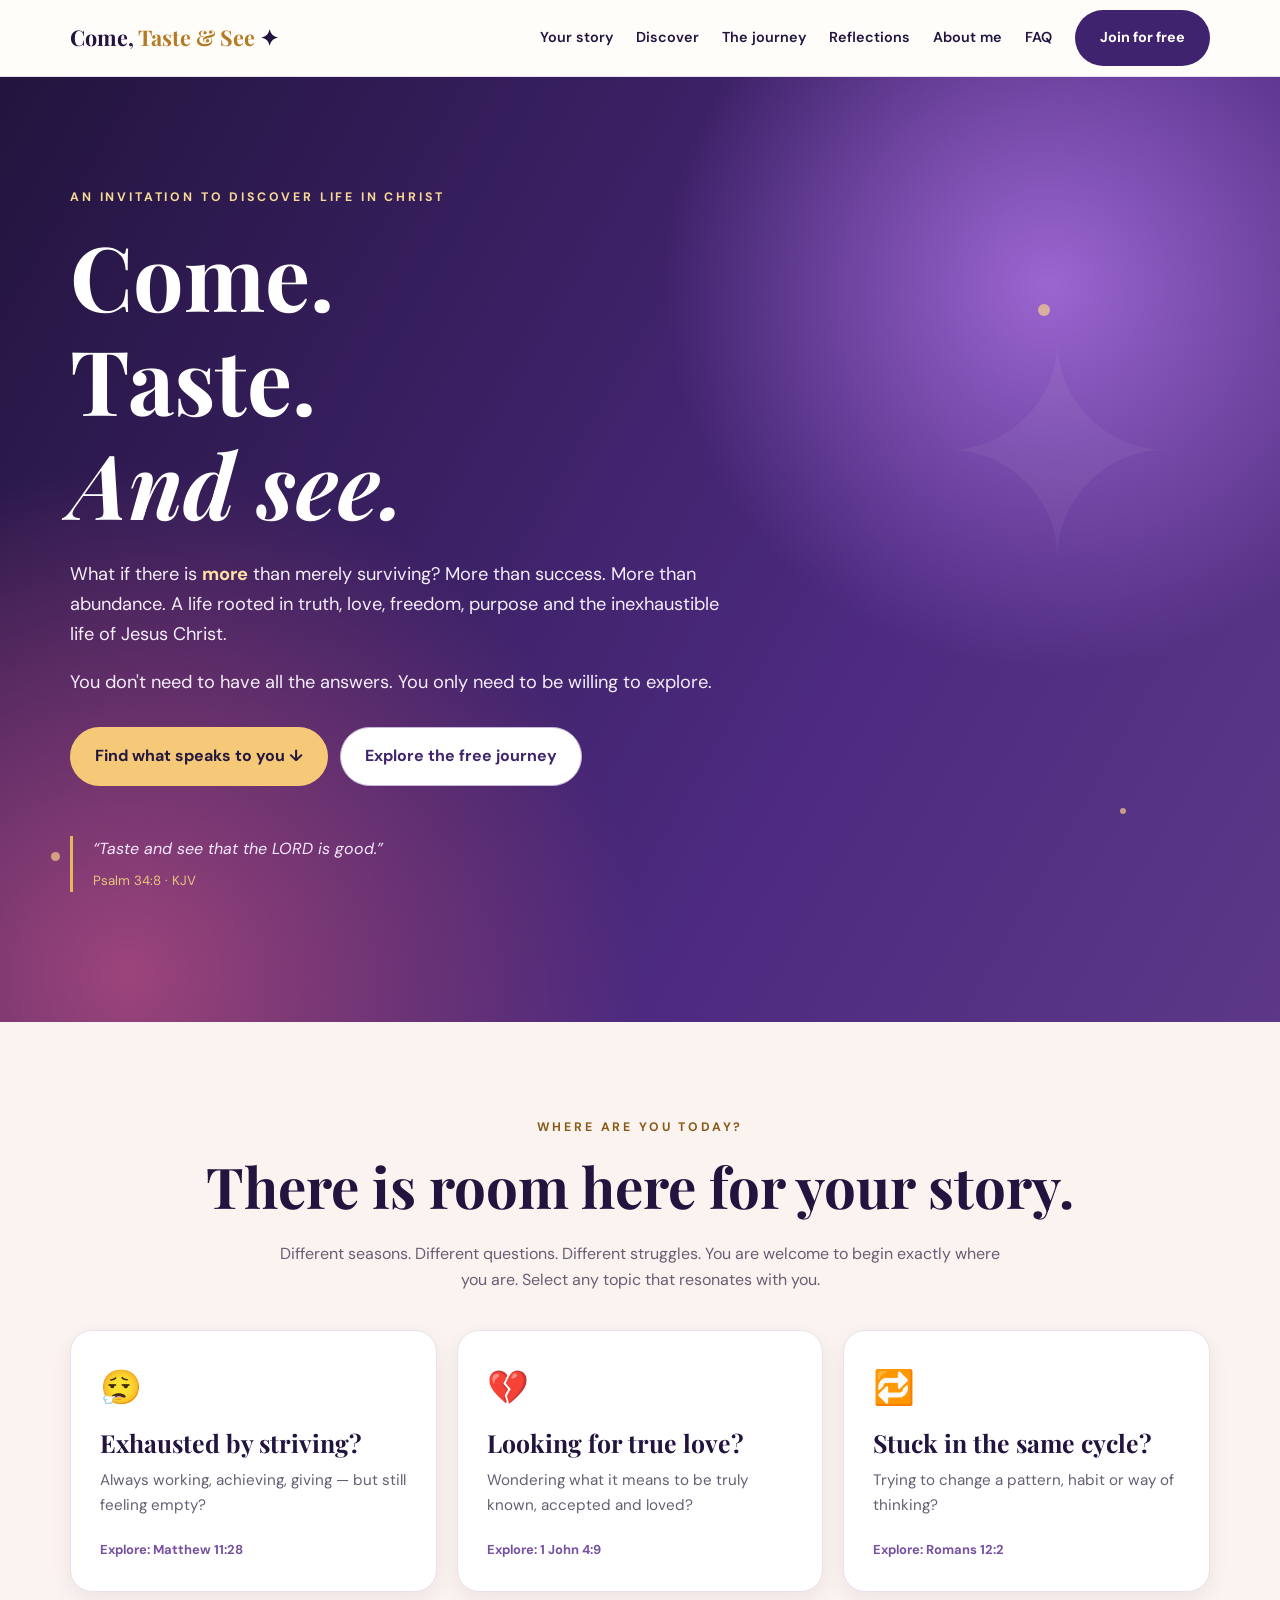
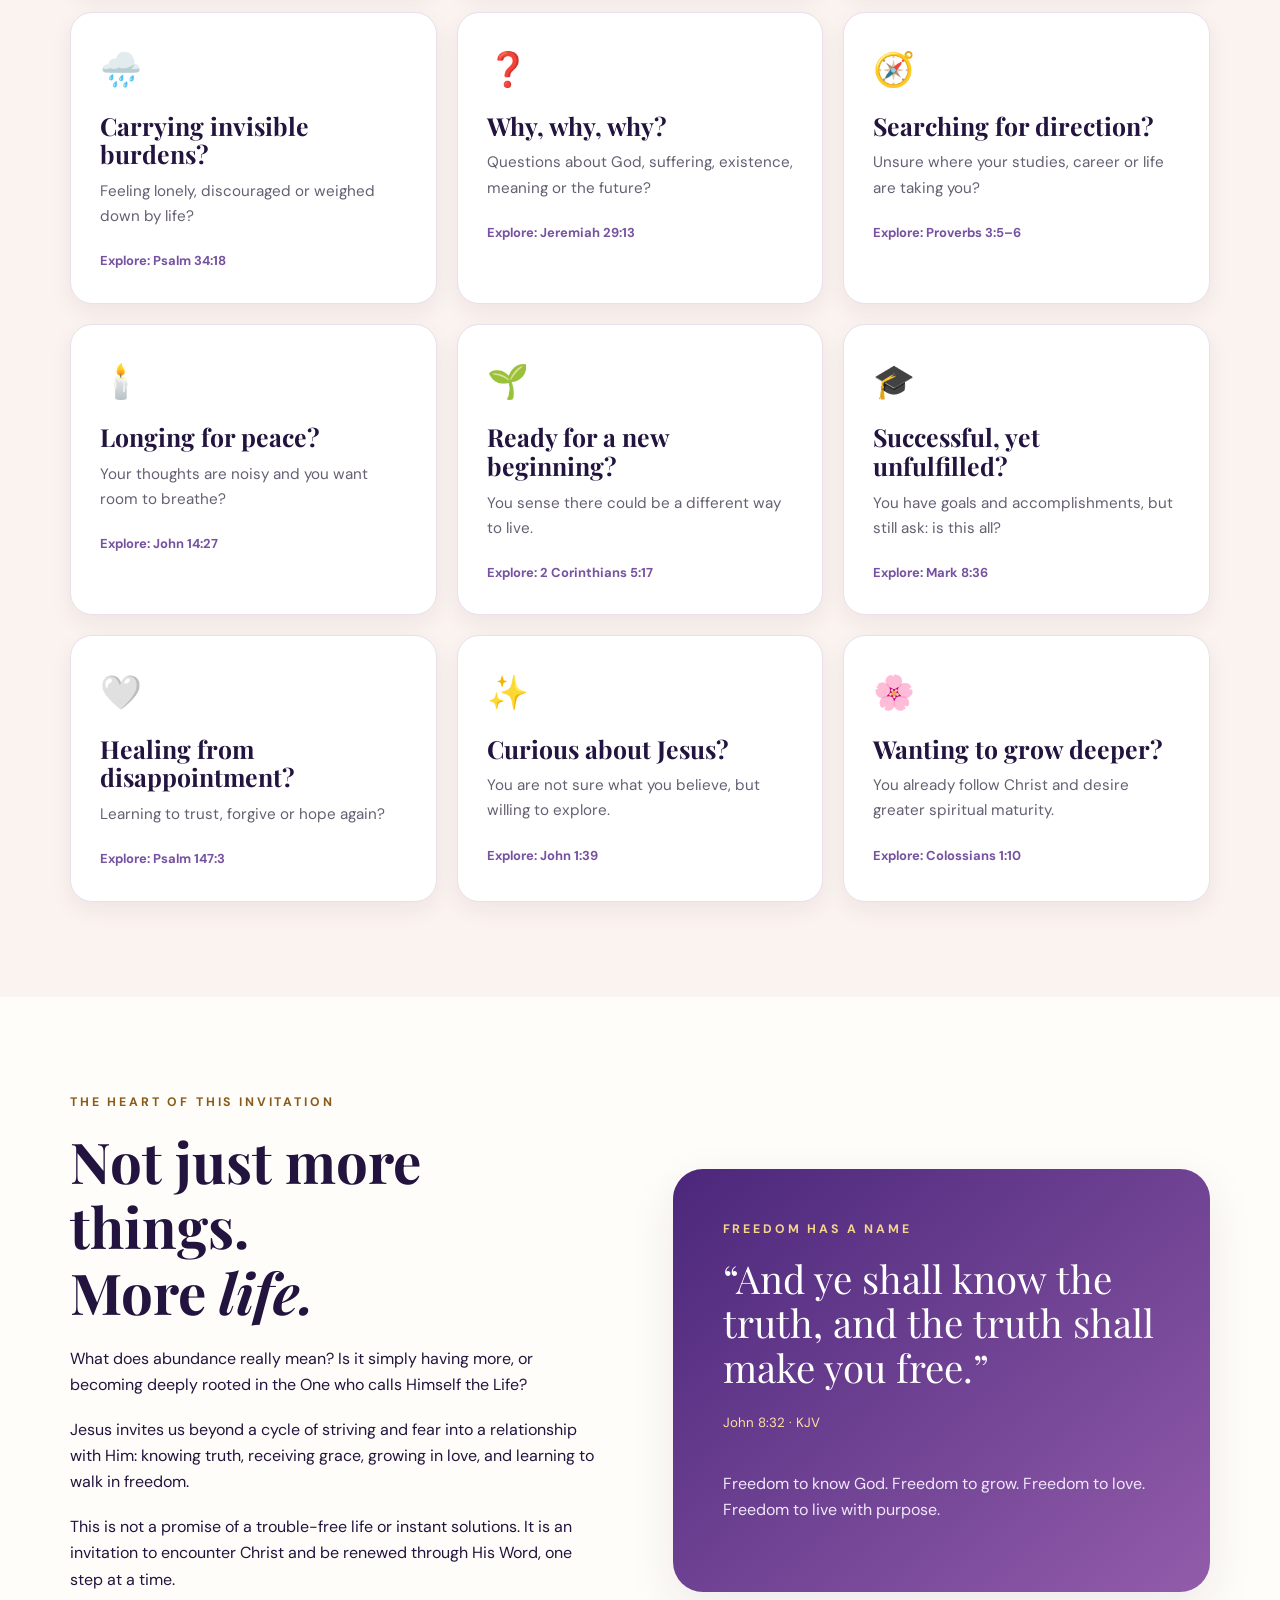
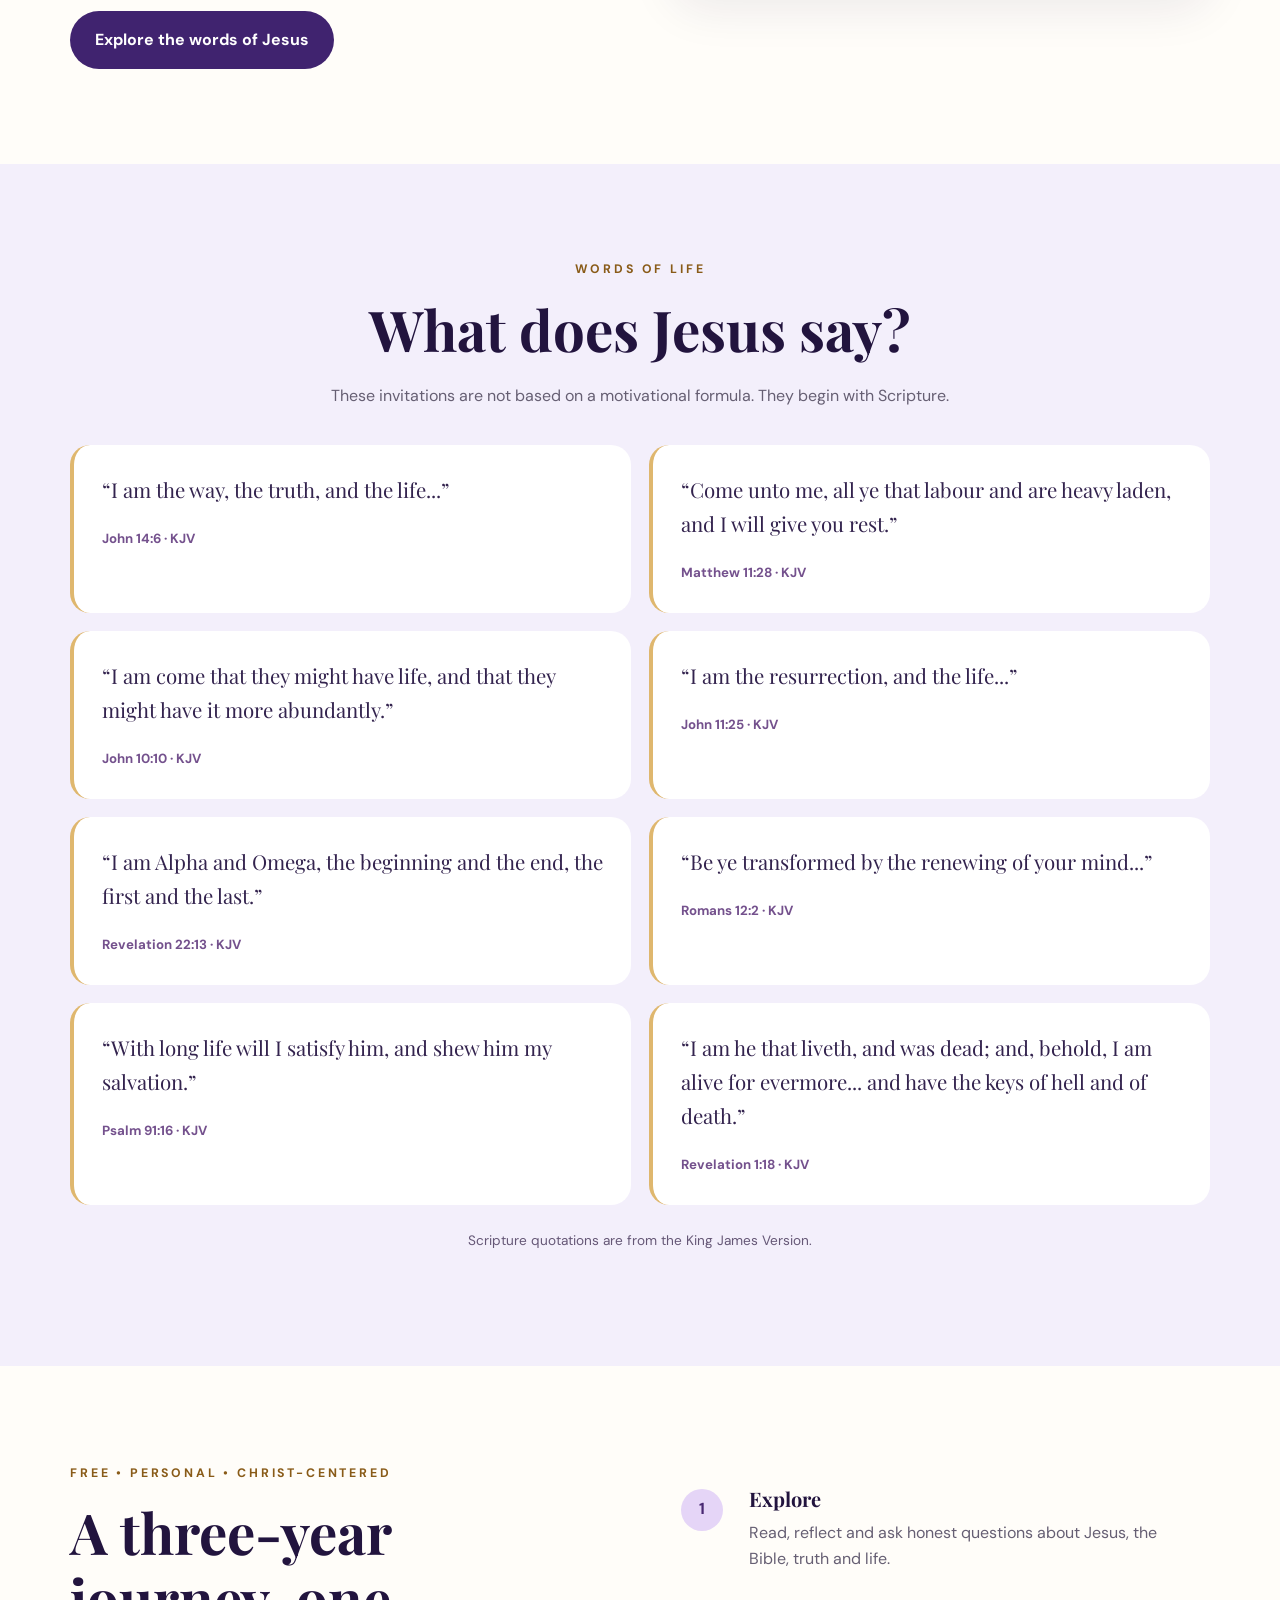
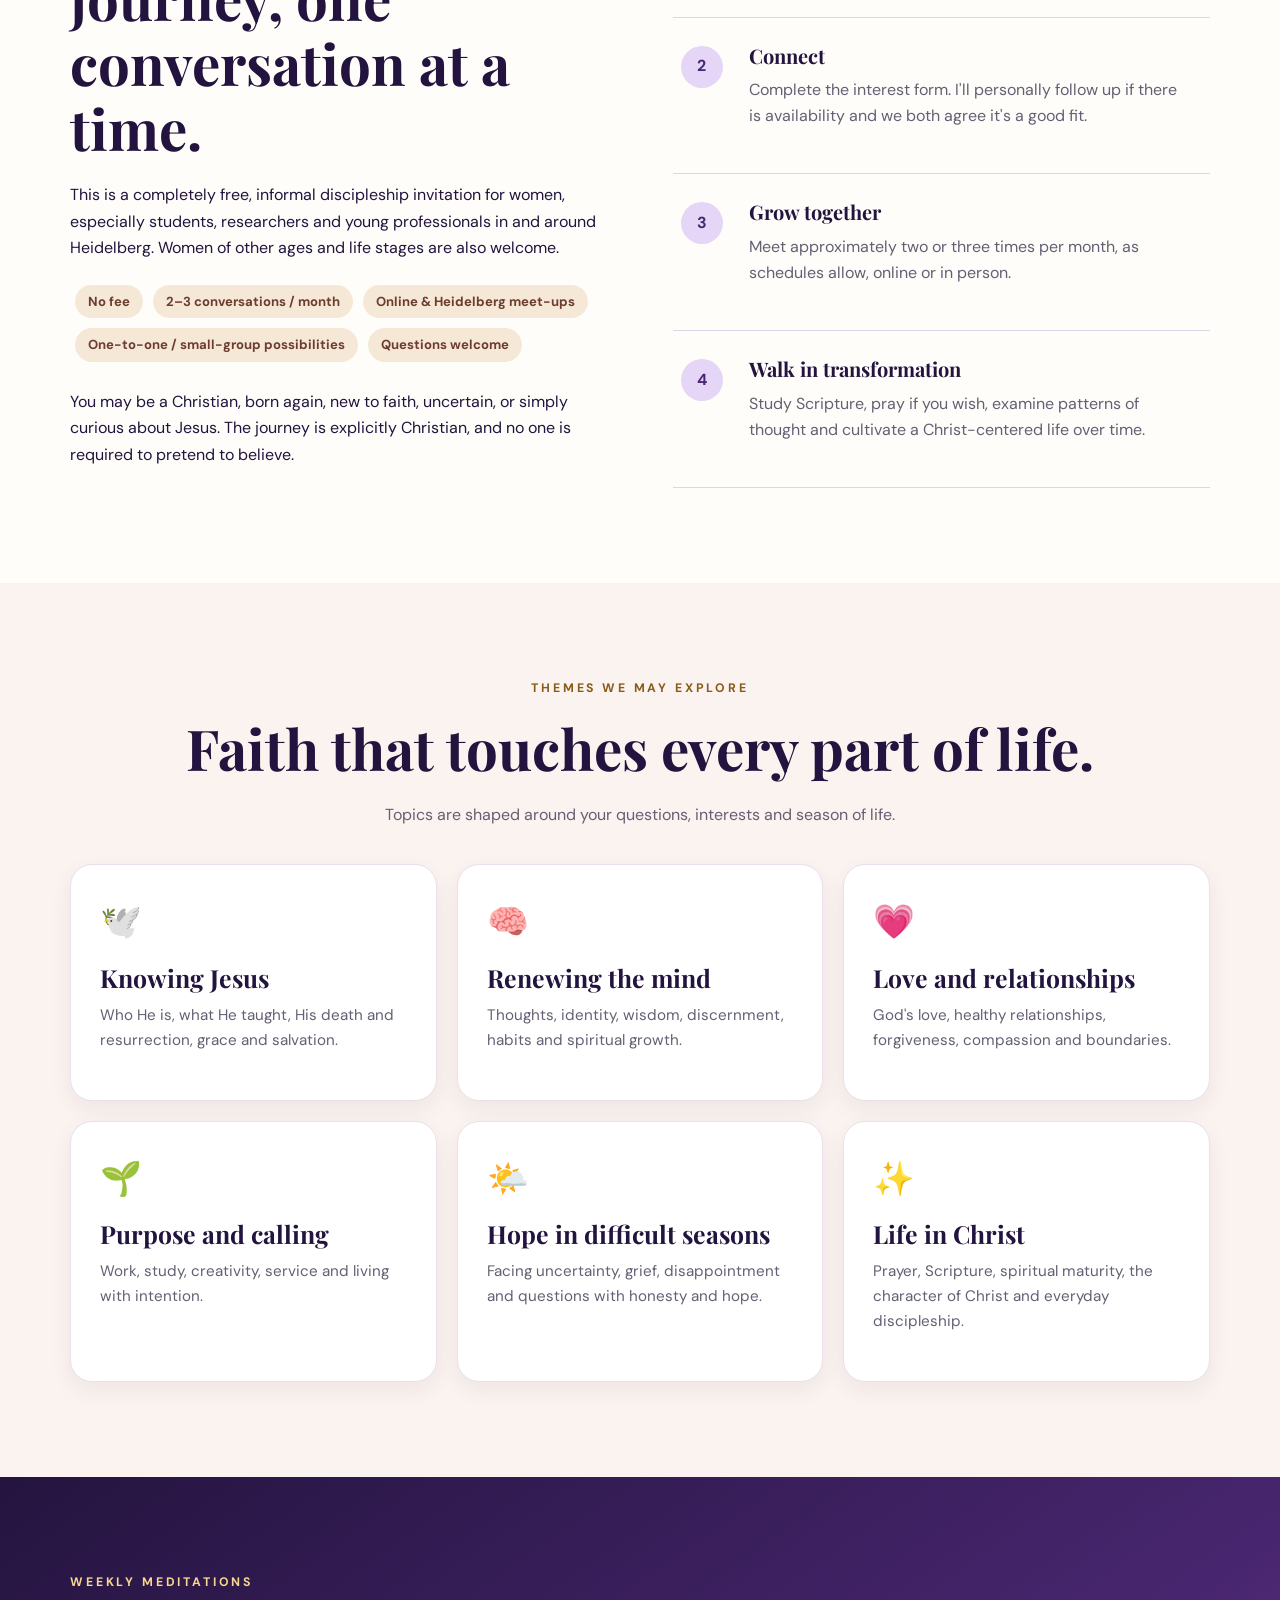
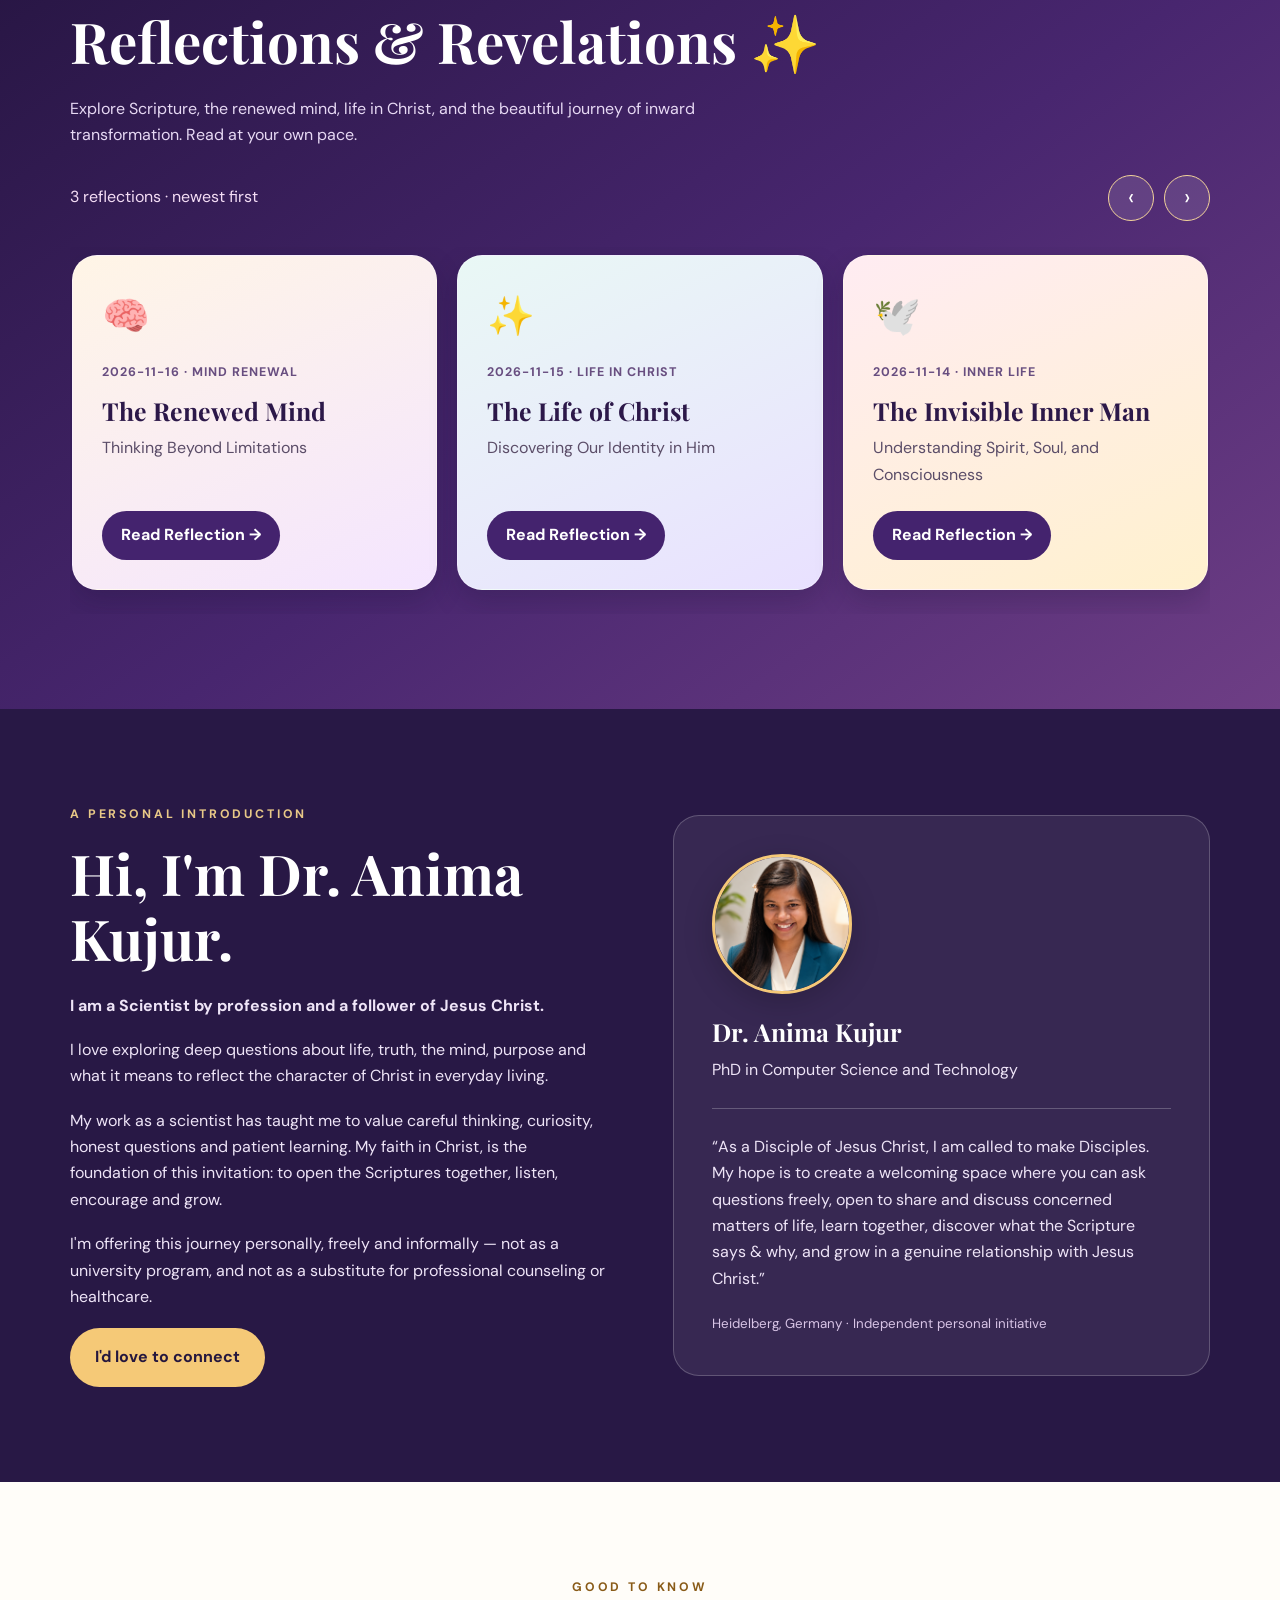
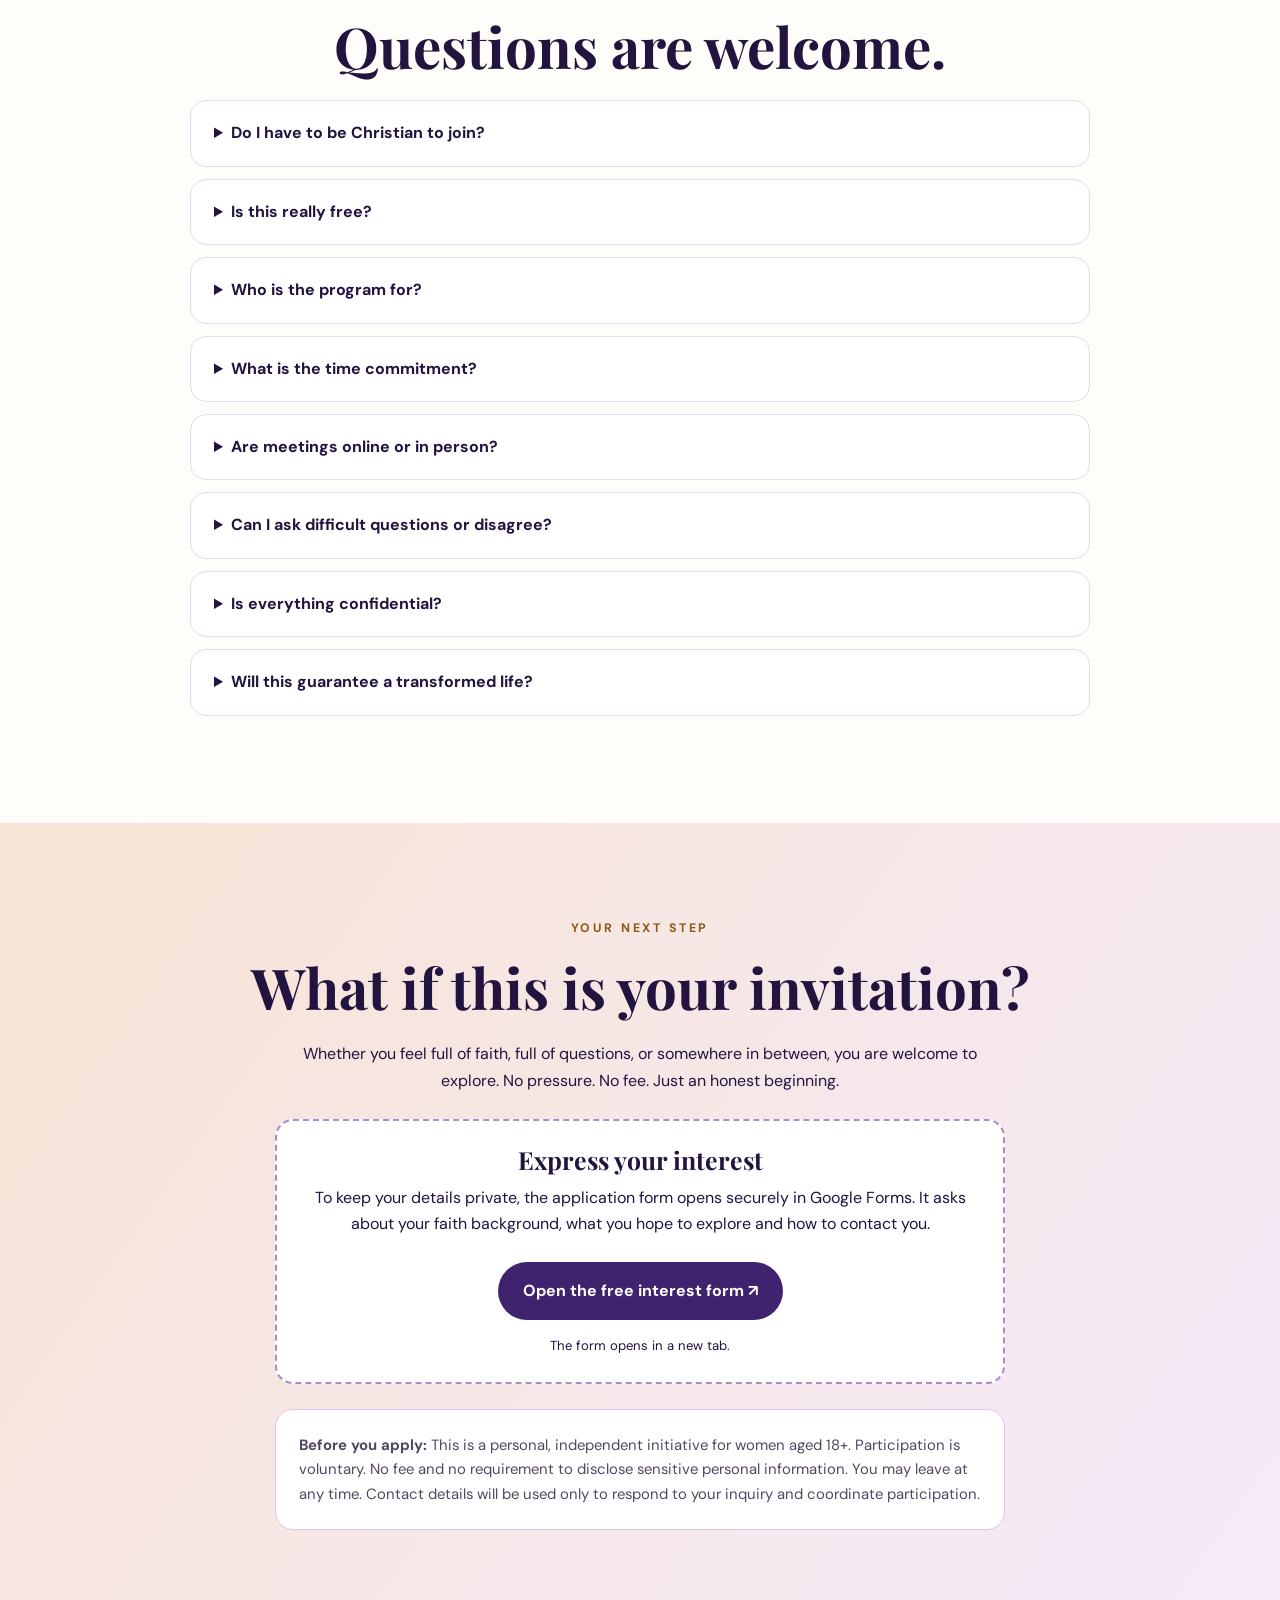
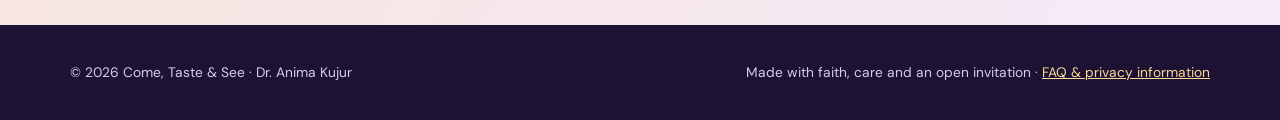
<file: index.html>
<!doctype html>
<html lang="en"><head><meta charset="utf-8"><meta name="viewport" content="width=device-width, initial-scale=1"><meta name="description" content="Come, Taste & See — a free, welcoming, Christ-centered discipleship journey for women in Heidelberg and online."><meta name="theme-color" content="#22143e"><title>Come, Taste & See | A Journey into Life</title><link rel="preconnect" href="https://fonts.googleapis.com"><link rel="preconnect" href="https://fonts.gstatic.com" crossorigin><link href="https://fonts.googleapis.com/css2?family=DM+Sans:wght@400;500;600;700&family=Playfair+Display:wght@500;600;700&display=swap" rel="stylesheet"><style>
:root{--ink:#22143e;--violet:#5633a0;--rose:#f9e7e7;--gold:#e6b55c;--paper:#fffdf9;--muted:#665f73;--shadow:0 16px 48px #28184416}*{box-sizing:border-box}html{scroll-behavior:smooth}body{margin:0;background:var(--paper);color:var(--ink);font-family:'DM Sans',sans-serif;line-height:1.65}h1,h2,h3,blockquote{font-family:'Playfair Display',serif;line-height:1.16}h1{font-size:clamp(3.2rem,7vw,6.4rem);margin:0 0 24px}h2{font-size:clamp(2.2rem,4.4vw,3.8rem);margin:0 0 22px}h3{font-size:1.55rem;margin:0 0 10px}p{margin:0 0 18px}a{color:inherit}button,input{font:inherit}button{cursor:pointer}a:focus-visible,button:focus-visible,input:focus-visible{outline:3px solid #dc9a24;outline-offset:4px}.container{width:min(1140px,90%);margin:auto}.eyebrow{font-size:.77rem;text-transform:uppercase;letter-spacing:.23em;font-weight:700;color:#895b18;margin-bottom:16px}.btn{display:inline-flex;align-items:center;justify-content:center;text-decoration:none;padding:15px 24px;border-radius:100px;font-weight:700;transition:transform .2s,box-shadow .2s;border:1px solid transparent}.btn:hover{transform:translateY(-3px);box-shadow:var(--shadow)}.primary{background:#f5c977;color:#25173e}.secondary{background:#fff;color:#41256c;border-color:#c7b8d8}.dark{background:#40236f;color:#fff}.nav{position:sticky;top:0;z-index:20;background:#fffdf9ed;backdrop-filter:blur(18px);border-bottom:1px solid #e9e0ed}.navinner{min-height:76px;display:flex;align-items:center;justify-content:space-between;gap:20px}.logo{text-decoration:none;font-family:'Playfair Display',serif;font-size:1.35rem;font-weight:700}.logo span{color:#b57b24}.navlinks{display:flex;gap:23px;align-items:center;font-size:.9rem;font-weight:600}.navlinks a{text-decoration:none}.navlinks a:hover{color:var(--violet)}.menu{display:none;border:0;background:none;font-size:1.6rem}.hero{position:relative;overflow:hidden;background:radial-gradient(circle at 82% 22%,#9b66d0 0,transparent 30%),radial-gradient(circle at 10% 95%,#9c447b 0,transparent 35%),linear-gradient(120deg,#22143e,#4d2a80 65%,#5d3888);color:white;padding:110px 0 130px}.hero:before{content:'✦';position:absolute;right:8%;top:15%;font-size:18rem;color:#ffffff0c;animation:spin 38s linear infinite}.hero .eyebrow{color:#f8d995}.hero p{max-width:650px;font-size:1.14rem;color:#f5eefa}.hero strong{color:#ffe0a2}.actions{display:flex;flex-wrap:wrap;gap:12px;margin-top:30px}.hero-quote{border-left:3px solid var(--gold);padding-left:20px;margin-top:50px;font-style:italic;color:#f6e8ff;max-width:580px}.hero-quote small{display:block;font-style:normal;margin-top:8px;color:#e6c47d}.sparkle{position:absolute;border-radius:50%;background:#ffd78b;opacity:.65;animation:float 5s ease-in-out infinite}.s1{width:12px;height:12px;right:18%;top:24%}.s2{width:6px;height:6px;right:12%;bottom:22%;animation-delay:1s}.s3{width:9px;height:9px;left:4%;bottom:17%;animation-delay:2s}section{padding:95px 0}.center{text-align:center}.center>p{max-width:740px;margin:0 auto 36px;color:var(--muted)}.light{background:#fbf3ef}.lavender{background:#f3effb}.grid{display:grid;grid-template-columns:repeat(3,minmax(0,1fr));gap:20px}.tile{border:1px solid #eadfec;background:#fff;border-radius:22px;padding:29px;box-shadow:0 8px 22px #2b1a4310;transition:transform .25s,box-shadow .25s}.tile:hover{transform:translateY(-7px);box-shadow:var(--shadow)}.tile .emoji{font-size:2.1rem;margin-bottom:14px}.tile p{color:var(--muted);font-size:.95rem}.tile .verse{font-size:.81rem;font-weight:700;color:#7652a0}.feature{display:grid;grid-template-columns:1fr 1fr;gap:65px;align-items:center}.quote-card{border-radius:30px;background:linear-gradient(140deg,#4b277b,#925caa);padding:50px;color:#fff;box-shadow:var(--shadow)}.quote-card blockquote{font-size:clamp(1.8rem,3vw,2.8rem);margin:0 0 20px}.quote-card small{color:#ffe0a2}.pill{display:inline-block;background:#f6e8d6;color:#6d3c31;padding:6px 13px;border-radius:30px;font-size:.82rem;font-weight:700;margin:5px}.steps{counter-reset:step}.step{position:relative;padding:26px 24px 26px 76px;border-bottom:1px solid #dfd5e7}.step:before{counter-increment:step;content:counter(step);position:absolute;left:8px;top:28px;width:42px;height:42px;border-radius:50%;display:grid;place-items:center;background:#e5d5f7;color:#492873;font-weight:700}.step h3{font-size:1.25rem}.step p{color:var(--muted)}.verse-grid{display:grid;grid-template-columns:repeat(2,1fr);gap:18px}.scripture{background:#fff;border-radius:20px;padding:28px;border-left:4px solid #dfb76e}.scripture p{font-family:'Playfair Display',serif;font-size:1.28rem;color:#33234e}.scripture span{font-size:.83rem;color:#74518d;font-weight:700}.faq details{background:#fff;border:1px solid #e6dce9;border-radius:16px;padding:19px 23px;margin-bottom:12px}.faq summary{font-weight:700;cursor:pointer}.faq details p{padding-top:14px;color:var(--muted);margin:0}.bio{background:#281845;color:#fff}.bio p{color:#eee4f7}.bio .eyebrow{color:#e8c887}.bio-card{background:#ffffff12;border:1px solid #ffffff36;border-radius:26px;padding:38px}.bio-card .monogram{width:105px;height:105px;border-radius:50%;background:linear-gradient(135deg,#f7d08a,#c897de);display:grid;place-items:center;color:#321b56;font:700 2.5rem 'Playfair Display',serif;margin-bottom:22px}.notice{padding:23px;border:1px solid #dcc5e8;border-radius:18px;background:#fff;color:#534760;font-size:.93rem}.cta{background:linear-gradient(125deg,#f8e4d5,#f4eafa);text-align:center}.cta p{max-width:690px;margin:0 auto 24px}.form-placeholder{background:white;border:2px dashed #aa8dc4;border-radius:18px;padding:25px;margin:25px auto;max-width:730px}.form-placeholder a{word-break:break-word}.footer{padding:36px 0;background:#1d1233;color:#d9cce6;font-size:.86rem}.footer .container{display:flex;justify-content:space-between;flex-wrap:wrap;gap:15px}.footer a{color:#f8d995}.reveal{opacity:0;transform:translateY(18px);transition:opacity .65s,transform .65s}.reveal.visible{opacity:1;transform:none}@keyframes float{50%{transform:translateY(-25px)}}@keyframes spin{to{transform:rotate(360deg)}}@media(max-width:800px){.grid{grid-template-columns:repeat(2,1fr)}.feature{grid-template-columns:1fr;gap:30px}.navlinks{display:none;position:absolute;top:76px;left:0;right:0;background:#fffdf9;flex-direction:column;padding:20px;box-shadow:var(--shadow)}.navlinks.open{display:flex}.menu{display:block}.hero{padding:80px 0 100px}}@media(max-width:570px){.grid,.verse-grid{grid-template-columns:1fr}section{padding:70px 0}.quote-card{padding:32px}.hero h1{font-size:3.1rem}}@media(prefers-reduced-motion:reduce){*,*:before,*:after{animation:none!important;scroll-behavior:auto!important;transition:none!important}.reveal{opacity:1;transform:none}}
/* Dr. Anima Kujur — Profile Photograph */
.profile-photo {
  width: 148px;
  height: 148px;
  border-radius: 50%;
  object-fit: cover;
  object-position: center 25%;
  display: block;
  margin-bottom: 28px;
  border: 3px solid #f5c978;
  box-shadow: 0 8px 30px rgba(0, 0, 0, 0.18);
}
</style>
<link rel="stylesheet" href="reflections.css">
</head>
<body><header class="nav"><div class="container navinner"><a class="logo" href="#home">Come, <span>Taste & See</span> ✦</a><button class="menu" aria-label="Toggle navigation" aria-expanded="false">☰</button><nav class="navlinks" aria-label="Main navigation"><a href="#questions">Your story</a><a href="#truth">Discover</a><a href="#journey">The journey</a>
<a href="#reflections">Reflections</a><a href="#about">About me</a><a href="#faq">FAQ</a><a class="btn dark" href="#join">Join for free</a></nav></div></header>
<main><section class="hero" id="home"><i class="sparkle s1"></i><i class="sparkle s2"></i><i class="sparkle s3"></i><div class="container"><div class="eyebrow">An invitation to discover life in Christ</div><h1>Come.<br>Taste.<br><em>And see.</em></h1><p>What if there is <strong>more</strong> than merely surviving? More than success. More than abundance. A life rooted in truth, love, freedom, purpose and the inexhaustible life of Jesus Christ.</p><p>You don't need to have all the answers. You only need to be willing to explore.</p><div class="actions"><a href="#questions" class="btn primary">Find what speaks to you ↓</a><a href="#join" class="btn secondary">Explore the free journey</a></div><div class="hero-quote">“Taste and see that the LORD is good.” <small>Psalm 34:8 · KJV</small></div></div></section>
<section id="questions" class="light"><div class="container"><div class="center reveal"><div class="eyebrow">Where are you today?</div><h2>There is room here for your story.</h2><p>Different seasons. Different questions. Different struggles. You are welcome to begin exactly where you are. Select any topic that resonates with you.</p></div><div class="grid" id="topics"></div></div></section>
<section id="truth"><div class="container feature"><div class="reveal"><div class="eyebrow">The heart of this invitation</div><h2>Not just more things.<br>More <em>life.</em></h2><p>What does abundance really mean? Is it simply having more, or becoming deeply rooted in the One who calls Himself the Life?</p><p>Jesus invites us beyond a cycle of striving and fear into a relationship with Him: knowing truth, receiving grace, growing in love, and learning to walk in freedom.</p><p>This is not a promise of a trouble-free life or instant solutions. It is an invitation to encounter Christ and be renewed through His Word, one step at a time.</p><a href="#scripture" class="btn dark">Explore the words of Jesus</a></div><div class="quote-card reveal"><div class="eyebrow" style="color:#f7d58c">Freedom has a name</div><blockquote>“And ye shall know the truth, and the truth shall make you free.”</blockquote><small>John 8:32 · KJV</small><p style="margin-top:35px;color:#f0e7fb">Freedom to know God. Freedom to grow. Freedom to love. Freedom to live with purpose.</p></div></div></section>
<section id="scripture" class="lavender"><div class="container"><div class="center reveal"><div class="eyebrow">Words of life</div><h2>What does Jesus say?</h2><p>These invitations are not based on a motivational formula. They begin with Scripture.</p></div><div class="verse-grid"><div class="scripture reveal"><p>“I am the way, the truth, and the life...”</p><span>John 14:6 · KJV</span></div><div class="scripture reveal"><p>“Come unto me, all ye that labour and are heavy laden, and I will give you rest.”</p><span>Matthew 11:28 · KJV</span></div><div class="scripture reveal"><p>“I am come that they might have life, and that they might have it more abundantly.”</p><span>John 10:10 · KJV</span></div><div class="scripture reveal"><p>“I am the resurrection, and the life...”</p><span>John 11:25 · KJV</span></div><div class="scripture reveal"><p>“I am Alpha and Omega, the beginning and the end, the first and the last.”</p><span>Revelation 22:13 · KJV</span></div><div class="scripture reveal"><p>“Be ye transformed by the renewing of your mind...”</p><span>Romans 12:2 · KJV</span></div><div class="scripture reveal"><p>“With long life will I satisfy him, and shew him my salvation.”</p><span>Psalm 91:16 · KJV</span></div><div class="scripture reveal"><p>“I am he that liveth, and was dead; and, behold, I am alive for evermore... and have the keys of hell and of death.”</p><span>Revelation 1:18 · KJV</span></div></div><p class="center" style="margin-top:25px;font-size:.85rem;color:#655776">Scripture quotations are from the King James Version.</p></div></section>
<section id="journey"><div class="container feature"><div class="reveal"><div class="eyebrow">Free • Personal • Christ-centered</div><h2>A three-year journey, one conversation at a time.</h2><p>This is a completely free, informal discipleship invitation for women, especially students, researchers and young professionals in and around Heidelberg. Women of other ages and life stages are also welcome.</p><div><span class="pill">No fee</span><span class="pill">2–3 conversations / month</span><span class="pill">Online & Heidelberg meet-ups</span><span class="pill">One-to-one / small-group possibilities</span><span class="pill">Questions welcome</span></div><p style="margin-top:22px">You may be a Christian, born again, new to faith, uncertain, or simply curious about Jesus. The journey is explicitly Christian, and no one is required to pretend to believe.</p></div><div class="steps reveal"><div class="step"><h3>Explore</h3><p>Read, reflect and ask honest questions about Jesus, the Bible, truth and life.</p></div><div class="step"><h3>Connect</h3><p>Complete the interest form. I'll personally follow up if there is availability and we both agree it's a good fit.</p></div><div class="step"><h3>Grow together</h3><p>Meet approximately two or three times per month, as schedules allow, online or in person.</p></div><div class="step"><h3>Walk in transformation</h3><p>Study Scripture, pray if you wish, examine patterns of thought and cultivate a Christ-centered life over time.</p></div></div></div></section>
<section class="light"><div class="container"><div class="center reveal"><div class="eyebrow">Themes we may explore</div><h2>Faith that touches every part of life.</h2><p>Topics are shaped around your questions, interests and season of life.</p></div><div class="grid"><div class="tile reveal"><div class="emoji">🕊️</div><h3>Knowing Jesus</h3><p>Who He is, what He taught, His death and resurrection, grace and salvation.</p></div><div class="tile reveal"><div class="emoji">🧠</div><h3>Renewing the mind</h3><p>Thoughts, identity, wisdom, discernment, habits and spiritual growth.</p></div><div class="tile reveal"><div class="emoji">💗</div><h3>Love and relationships</h3><p>God's love, healthy relationships, forgiveness, compassion and boundaries.</p></div><div class="tile reveal"><div class="emoji">🌱</div><h3>Purpose and calling</h3><p>Work, study, creativity, service and living with intention.</p></div><div class="tile reveal"><div class="emoji">🌤️</div><h3>Hope in difficult seasons</h3><p>Facing uncertainty, grief, disappointment and questions with honesty and hope.</p></div><div class="tile reveal"><div class="emoji">✨</div><h3>Life in Christ</h3><p>Prayer, Scripture, spiritual maturity, the character of Christ and everyday discipleship.</p></div></div></div></section>
<section class="reflections-section" id="reflections">
  <div class="container">
    <div class="eyebrow">Weekly meditations</div>
    <h2>Reflections &amp; Revelations ✨</h2>
    <p class="ref-intro">
      Explore Scripture, the renewed mind, life in Christ,
      and the beautiful journey of inward transformation.
      Read at your own pace.
    </p>

    <div class="ref-toolbar">
      <span id="reflectionStatus"
            class="ref-status"
            aria-live="polite">
        Loading reflections…
      </span>
      <div class="ref-controls">
        <button type="button" id="refPrev"
                class="ref-arrow"
                aria-label="Previous reflections">‹</button>
        <button type="button" id="refNext"
                class="ref-arrow"
                aria-label="Next reflections">›</button>
      </div>
    </div>

    <div id="reflectionTrack"
         class="ref-track"
         aria-label="Reflections, newest first">
    </div>
  </div>
</section>

  <section id="about" class="bio"><div class="container feature"><div class="reveal"><div class="eyebrow">A personal introduction</div><h2>Hi, I'm Dr. Anima Kujur.</h2><p><strong> I am a Scientist by profession and a follower of Jesus Christ.</strong></p><p>I love exploring deep questions about life, truth, the mind, purpose and what it means to reflect the character of Christ in everyday living.</p><p>My work as a scientist has taught me to value careful thinking, curiosity, honest questions and patient learning. My faith in Christ, is the foundation of this invitation: to open the Scriptures together, listen, encourage and grow.</p><p>I'm offering this journey personally, freely and informally — not as a university program, and not as a substitute for professional counseling or healthcare.</p><a class="btn primary" href="#join">I'd love to connect</a></div><div class="bio-card reveal"><img
  src="anima.png"
  alt="Portrait of Dr. Anima Kujur"
  class="profile-photo"
  loading="lazy"
  style="width:140px; height:140px; max-width:140px; border-radius:50%; object-fit:cover; object-position:center 25%; display:block; margin-bottom:24px; border:3px solid #f5c978;"
/><h3>Dr. Anima Kujur</h3><p>PhD in Computer Science and Technology</p><hr style="border:0;border-top:1px solid #ffffff3b;margin:25px 0"><p>“As a Disciple of Jesus Christ, I am called to make Disciples. My hope is to create a welcoming space where you can ask questions freely, open to share and discuss concerned matters of life, learn together, discover what the Scripture says & why, and grow in a genuine relationship with Jesus Christ.”</p><small style="color:#d8c4e6">Heidelberg, Germany · Independent personal initiative</small></div></div></section>
<section id="faq"><div class="container" style="max-width:900px"><div class="center reveal"><div class="eyebrow">Good to know</div><h2>Questions are welcome.</h2></div><div class="faq"><details><summary>Do I have to be Christian to join?</summary><p>No. This is an explicitly Christian discipleship program centered on Jesus and the Bible. You are welcome if you already believe or are genuinely willing to explore Christian faith.</p></details><details><summary>Is this really free?</summary><p>Yes. There are no tuition, membership or participation fees. You are never expected to donate or purchase anything.</p></details><details><summary>Who is the program for?</summary><p>It is intended exclusively for adult women (18+), with a special welcome to university students, researchers and professionals around Heidelberg. Other adult women are welcome to inquire.</p></details><details><summary>What is the time commitment?</summary><p>The vision is a three-year journey, usually with two or three conversations each month, subject to mutual availability. You can stop participating at any time without pressure.</p></details><details><summary>Are meetings online or in person?</summary><p>Both are possible. In-person meetings are arranged by mutual agreement in appropriate public locations around Heidelberg; online conversations are also available.</p></details><details><summary>Can I ask difficult questions or disagree?</summary><p>Absolutely. Honest questions, thoughtful disagreement and respectful conversation are welcome. There is no requirement to claim a belief you do not hold.</p></details><details><summary>Is everything confidential?</summary><p>Personal conversations are treated with discretion and respect, but absolute confidentiality cannot be guaranteed, including where safety or legal obligations require action. Please avoid sending sensitive medical or crisis information through the form.</p></details><details><summary>Will this guarantee a transformed life?</summary><p>Growth and transformation are central hopes of Christian discipleship, but everyone's journey is different. No particular spiritual, emotional, medical, financial or life outcome is guaranteed.</p></details></div></div></section>
<section id="join" class="cta"><div class="container"><div class="eyebrow">Your next step</div><h2>What if this is your invitation?</h2><p>Whether you feel full of faith, full of questions, or somewhere in between, you are welcome to explore. No pressure. No fee. Just an honest beginning.</p><div class="form-placeholder" id="formBox"><h3>Express your interest</h3><p>To keep your details private, the application form opens securely in Google Forms. It asks about your faith background, what you hope to explore and how to contact you.</p><a class="btn dark" id="formLink" href="#form-setup" target="_self">Interest form — coming soon</a><p style="font-size:.82rem;margin:15px 0 0">The form will become active once the organizer adds the Google Form link.</p></div><div class="notice" style="max-width:730px;margin:auto;text-align:left"><strong>Before you apply:</strong> This is a personal, independent initiative for women aged 18+. Participation is voluntary. No fee and no requirement to disclose sensitive personal information. You may leave at any time. Contact details will be used only to respond to your inquiry and coordinate participation. </div></div></section></main><footer class="footer"><div class="container"><div>© <span id="year"></span> Come, Taste & See · Dr. Anima Kujur</div><div>Made with faith, care and an open invitation · <a href="#faq">FAQ & privacy information</a></div></div></footer>
<script>
// SETUP: Paste your published Google Form URL between the quotes below.
const GOOGLE_FORM_URL = 'https://docs.google.com/forms/d/e/1FAIpQLSduMjpJuF5sm4qbYqredmV_YzojhKFvhUJCK7PvnZ876c2DZA/viewform?usp=publish-editor';
const topics=[['😮‍💨','Exhausted by striving?','Always working, achieving, giving — but still feeling empty?','Matthew 11:28'],['💔','Looking for true love?','Wondering what it means to be truly known, accepted and loved?','1 John 4:9'],['🔁','Stuck in the same cycle?','Trying to change a pattern, habit or way of thinking?','Romans 12:2'],['🌧️','Carrying invisible burdens?','Feeling lonely, discouraged or weighed down by life?','Psalm 34:18'],['❓','Why, why, why?','Questions about God, suffering, existence, meaning or the future?','Jeremiah 29:13'],['🧭','Searching for direction?','Unsure where your studies, career or life are taking you?','Proverbs 3:5–6'],['🕯️','Longing for peace?','Your thoughts are noisy and you want room to breathe?','John 14:27'],['🌱','Ready for a new beginning?','You sense there could be a different way to live.','2 Corinthians 5:17'],['🎓','Successful, yet unfulfilled?','You have goals and accomplishments, but still ask: is this all?','Mark 8:36'],['🤍','Healing from disappointment?','Learning to trust, forgive or hope again?','Psalm 147:3'],['✨','Curious about Jesus?','You are not sure what you believe, but willing to explore.','John 1:39'],['🌸','Wanting to grow deeper?','You already follow Christ and desire greater spiritual maturity.','Colossians 1:10']];
document.querySelector('#topics').innerHTML=topics.map(([emoji,title,desc,verse])=>`<article class="tile reveal"><div class="emoji" aria-hidden="true">${emoji}</div><h3>${title}</h3><p>${desc}</p><span class="verse">Explore: ${verse}</span></article>`).join('');
const menu=document.querySelector('.menu'),nav=document.querySelector('.navlinks');menu.addEventListener('click',()=>{const open=nav.classList.toggle('open');menu.setAttribute('aria-expanded',String(open))});nav.querySelectorAll('a').forEach(a=>a.addEventListener('click',()=>{nav.classList.remove('open');menu.setAttribute('aria-expanded','false')}));
const observer=new IntersectionObserver(entries=>entries.forEach(e=>{if(e.isIntersecting){e.target.classList.add('visible');observer.unobserve(e.target)}}),{threshold:.08});document.querySelectorAll('.reveal').forEach(el=>observer.observe(el));document.querySelector('#year').textContent=new Date().getFullYear();
if(GOOGLE_FORM_URL.startsWith('https://')){const link=document.querySelector('#formLink');link.href=GOOGLE_FORM_URL;link.target='_blank';link.rel='noopener noreferrer';link.textContent='Open the free interest form ↗';document.querySelector('#formBox p:last-child').textContent='The form opens in a new tab.'}
</script>
<script src="reflections.js" defer></script>
</body></html>
</file>
<file: reflections.css>
/* Reflections & Revelations: add as linked stylesheet */
.reflections-section{background:linear-gradient(145deg,#24143f,#48266f 55%,#6e3e85);color:#fff;overflow:hidden}
.reflections-section .eyebrow{color:#f7d78e}.reflections-section .ref-intro{color:#e7d9f4;max-width:700px}
.ref-toolbar{display:flex;align-items:center;justify-content:space-between;gap:16px;margin:26px 0}
.ref-controls{display:flex;gap:10px}.ref-arrow{width:46px;height:46px;border-radius:50%;border:1px solid #f3d49a;background:#ffffff1b;color:#fff;font-size:1.45rem;cursor:pointer}
.ref-arrow:hover{background:#f6c979;color:#2b1647}.ref-arrow:disabled{opacity:.35;cursor:default}
.ref-track{display:grid;grid-auto-flow:column;grid-auto-columns:calc((100% - 40px)/3);gap:20px;overflow-x:auto;scroll-snap-type:x mandatory;scrollbar-width:thin;scrollbar-color:#d5b5e2 transparent;padding:8px 2px 24px}
.ref-card{scroll-snap-align:start;min-width:0;border-radius:25px;padding:29px;display:flex;flex-direction:column;min-height:335px;box-shadow:0 12px 28px #150d2b35;border:1px solid #ffffff55;background:linear-gradient(155deg,#fff5e6,#f4e5ff);color:#2c1849}
.ref-card:nth-child(3n+2){background:linear-gradient(155deg,#e9f8f5,#e9e1ff)}.ref-card:nth-child(3n+3){background:linear-gradient(155deg,#ffecf2,#fff1ce)}
.ref-icon{font-size:2.4rem}.ref-date{font-size:.78rem;letter-spacing:.08em;text-transform:uppercase;color:#684e80;font-weight:700;margin:14px 0}.ref-card h3{font-size:1.55rem}.ref-card p{color:#5b4d68}.ref-read{margin-top:auto;align-self:flex-start;background:#44236e;color:white;text-decoration:none;border-radius:30px;padding:11px 19px;font-weight:700}
.ref-read:hover{background:#73449d}.ref-status{color:#f4ddf5}
@media(max-width:900px){.ref-track{grid-auto-columns:calc((100% - 20px)/2)}}@media(max-width:600px){.ref-track{grid-auto-columns:88%}.ref-card{min-height:310px}}
</file>
